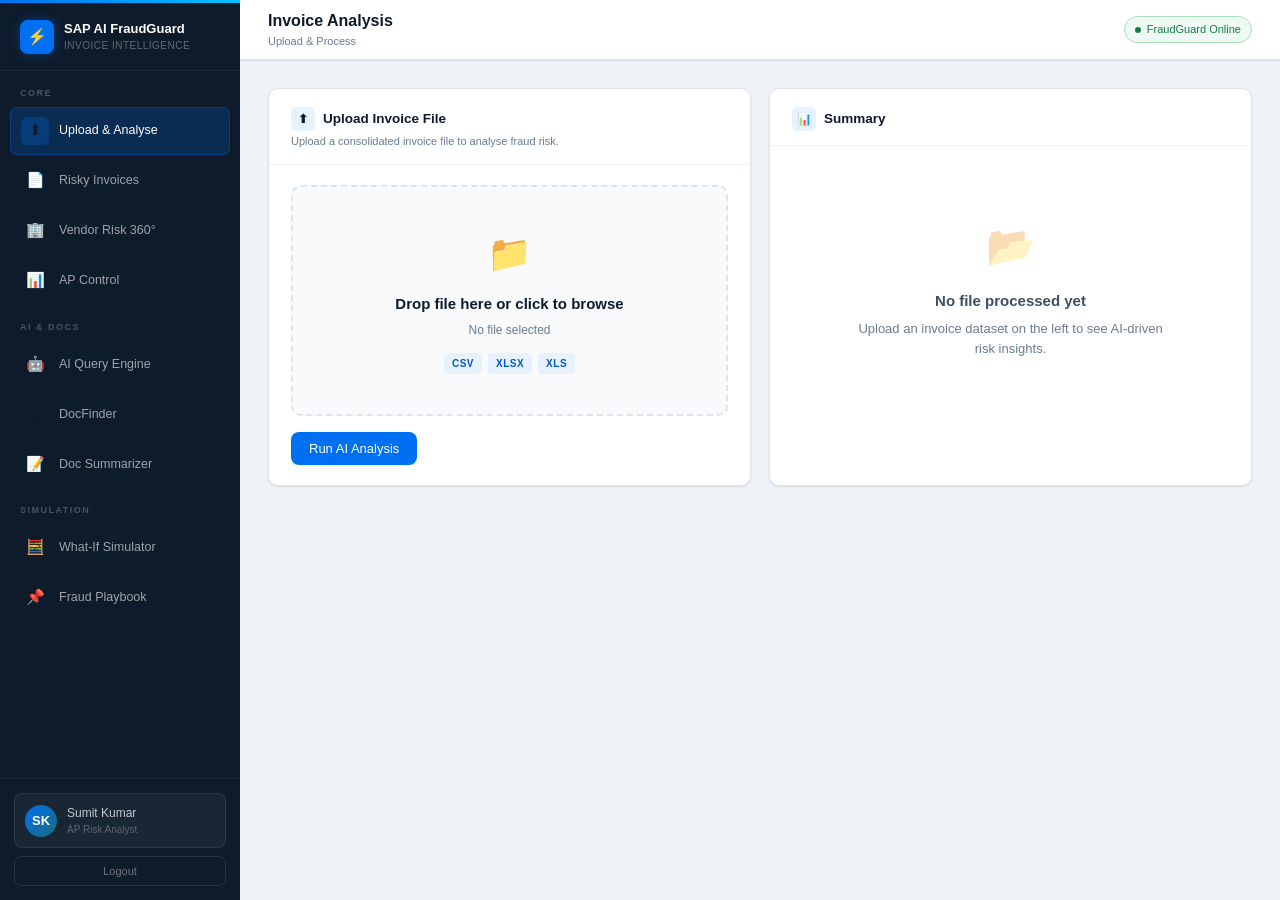
<file: templates/index.html>
<!DOCTYPE html>
<html lang="en">
<head>
  <meta charset="UTF-8" />
  <title>SAP AI FraudGuard</title>
  <meta name="viewport" content="width=device-width, initial-scale=1" />

  <!-- Main dashboard styles -->
  <link rel="stylesheet" href="/static/css/style.css" />

  <!-- Doc Summarizer scoped CSS (ds-*) -->
  <style>
  /* ── Root / layout ───────────────────────────────────────────────── */
  .ds-tab-root {
    padding: 28px 24px;
    background: transparent;
    color: inherit;
    font-family: inherit;
    box-sizing: border-box;
  }
  .ds-page-header {
    display: flex;
    align-items: flex-start;
    justify-content: space-between;
    gap: 16px;
    margin-bottom: 28px;
    flex-wrap: wrap;
  }
  .ds-page-title {
    margin: 0 0 4px;
    font-size: 22px;
    font-weight: 700;
    color: #e0eaf6;
    letter-spacing: -0.3px;
  }
  .ds-page-subtitle {
    margin: 0;
    font-size: 13px;
    color: #6b83a0;
    max-width: 520px;
    line-height: 1.6;
  }
  .ds-badge {
    display: inline-flex;
    align-items: center;
    gap: 6px;
    background: #0f2035;
    border: 1px solid #1e3a5c;
    border-radius: 20px;
    padding: 5px 14px;
    font-size: 11px;
    font-weight: 600;
    letter-spacing: 0.05em;
    color: #4a90d9;
    white-space: nowrap;
    margin-top: 4px;
  }

  .ds-layout {
    display: grid;
    grid-template-columns: 380px 1fr;
    gap: 22px;
    align-items: start;
  }
  @media (max-width: 900px) {
    .ds-layout { grid-template-columns: 1fr; }
  }

  /* ── Cards ───────────────────────────────────────────────────────── */
  .ds-card {
    background: #0f1e30;
    border: 1px solid #1c3048;
    border-radius: 12px;
    overflow: hidden;
  }
  .ds-card-header {
    display: flex;
    align-items: center;
    gap: 9px;
    padding: 14px 18px;
    border-bottom: 1px solid #1c3048;
    background: #0d1a29;
  }
  .ds-card-icon { font-size: 16px; }
  .ds-card-title {
    flex: 1;
    font-size: 13px;
    font-weight: 700;
    text-transform: uppercase;
    letter-spacing: 0.07em;
    color: #8aaccc;
  }

  /* ── Drop zone ───────────────────────────────────────────────────── */
  .ds-dropzone {
    margin: 18px;
    border: 2px dashed #1e3a5c;
    border-radius: 10px;
    transition: border-color 0.2s, background 0.2s;
    cursor: pointer;
  }
  .ds-dropzone:hover, .ds-dz-active {
    border-color: #3b7ff5;
    background: #0d1e32;
  }
  .ds-dz-inner {
    display: flex;
    flex-direction: column;
    align-items: center;
    gap: 6px;
    padding: 30px 16px 24px;
    text-align: center;
  }
  .ds-dz-icon { color: #2d5888; margin-bottom: 4px; }
  .ds-dz-primary { margin: 0; font-size: 14px; font-weight: 600; color: #b0c8e0; }
  .ds-dz-secondary { margin: 0; font-size: 12px; color: #4a6a88; }
  .ds-browse-btn {
    display: inline-block;
    padding: 8px 20px;
    background: #163356;
    border: 1px solid #2a5080;
    border-radius: 6px;
    color: #6ab0f5;
    font-size: 13px;
    font-weight: 600;
    cursor: pointer;
    transition: background 0.2s;
    margin: 4px 0;
  }
  .ds-browse-btn:hover { background: #1e4070; }
  .ds-dz-formats { margin: 0; font-size: 11px; color: #3a5570; letter-spacing: 0.04em; }

  /* ── Queue table ─────────────────────────────────────────────────── */
  #dsQueueSection { margin: 0 18px 16px; }
  .ds-queue-header {
    display: flex;
    align-items: center;
    justify-content: space-between;
    margin-bottom: 8px;
  }
  .ds-queue-title { font-size: 12px; font-weight: 700; color: #5a7a98; text-transform: uppercase; letter-spacing: 0.06em; }
  .ds-link-btn {
    background: none; border: none; cursor: pointer;
    font-size: 12px; color: #c0503a; text-decoration: underline; padding: 0;
  }
  .ds-queue-table {
    width: 100%;
    border-collapse: collapse;
    font-size: 13px;
  }
  .ds-queue-table th {
    background: #0b1928;
    color: #4a6a88;
    text-align: left;
    padding: 6px 10px;
    font-weight: 600;
    font-size: 11px;
    text-transform: uppercase;
    letter-spacing: 0.05em;
    border-bottom: 1px solid #1c3048;
  }
  .ds-queue-table td {
    padding: 8px 10px;
    color: #9ab8d0;
    border-bottom: 1px solid #111f2f;
    vertical-align: middle;
  }
  .ds-queue-table tr:last-child td { border-bottom: none; }
  .ds-ext-tag {
    display: inline-block;
    padding: 1px 7px;
    border-radius: 4px;
    background: #132840;
    border: 1px solid #1e3a5c;
    color: #4a90d9;
    font-size: 11px;
    font-weight: 700;
    letter-spacing: 0.04em;
    text-transform: uppercase;
  }
  .ds-rm-btn {
    background: none; border: none; cursor: pointer;
    color: #6b3030; font-size: 16px; font-weight: 700;
    padding: 0 4px; line-height: 1;
    transition: color 0.15s;
  }
  .ds-rm-btn:hover { color: #e05555; }

  /* ── Options ─────────────────────────────────────────────────────── */
  .ds-options-section { margin: 0 18px 18px; }
  .ds-option-row { display: flex; flex-direction: column; gap: 8px; }
  .ds-opt-label { font-size: 12px; font-weight: 600; color: #5a7a98; text-transform: uppercase; letter-spacing: 0.06em; }
  .ds-opt-hint { font-size: 11px; color: #385060; font-weight: 400; text-transform: none; letter-spacing: 0; }
  .ds-opt-control { display: flex; align-items: center; gap: 12px; }
  .ds-opt-control input[type=range] {
    flex: 1; accent-color: #3b7ff5;
    background: transparent; cursor: pointer;
  }
  .ds-opt-control input[type=number] {
    width: 56px; padding: 5px 8px;
    border: 1px solid #1c3048; border-radius: 6px;
    background: #0b1928; color: #c0d8f0;
    font-size: 13px; text-align: center;
  }

  /* ── Run button ──────────────────────────────────────────────────── */
  .ds-run-btn {
    display: block;
    width: calc(100% - 36px);
    margin: 0 18px 18px;
    padding: 12px;
    background: linear-gradient(135deg, #1a4fa0, #2a7ff0);
    border: none; border-radius: 8px;
    color: #fff; font-size: 14px; font-weight: 700;
    cursor: pointer; letter-spacing: 0.03em;
    transition: opacity 0.2s, box-shadow 0.2s;
    box-shadow: 0 3px 12px rgba(42,127,240,0.25);
  }
  .ds-run-btn:not(:disabled):hover {
    opacity: 0.9;
    box-shadow: 0 4px 18px rgba(42,127,240,0.4);
  }
  .ds-run-btn:disabled { opacity: 0.35; cursor: default; box-shadow: none; }

  /* ── Progress bar ────────────────────────────────────────────────── */
  .ds-progress-row { margin: 0 18px 18px; display: flex; flex-direction: column; gap: 7px; }
  .ds-prog-bar-wrap {
    height: 4px; border-radius: 2px; background: #0d1a29; overflow: hidden;
  }
  .ds-prog-bar {
    height: 100%; width: 0%; border-radius: 2px;
    background: linear-gradient(90deg, #1a5ca8, #3b9af5);
    animation: ds-progpulse 1.5s ease-in-out infinite;
  }
  @keyframes ds-progpulse {
    0%   { width: 15%; }
    50%  { width: 80%; }
    100% { width: 15%; }
  }
  .ds-prog-label { font-size: 12px; color: #4a6a88; }

  /* ── Results column ──────────────────────────────────────────────── */
  .ds-results-col { display: flex; flex-direction: column; gap: 18px; }

  /* Empty state */
  .ds-empty-state {
    display: flex; flex-direction: column; align-items: center;
    justify-content: center; gap: 8px;
    background: #0f1e30; border: 1px dashed #1c3048; border-radius: 12px;
    padding: 60px 30px; text-align: center;
  }
  .ds-empty-icon { font-size: 40px; opacity: 0.4; }
  .ds-empty-title { margin: 0; font-size: 16px; font-weight: 600; color: #3a5570; }
  .ds-empty-sub   { margin: 0; font-size: 13px; color: #2d4458; }

  /* Error banner */
  .ds-error-banner {
    display: flex; align-items: flex-start; gap: 10px;
    background: #1a0d0d; border: 1px solid #4a1515; border-radius: 8px;
    padding: 13px 16px; color: #c06060; font-size: 13px;
  }
  .ds-err-icon { font-size: 16px; flex-shrink: 0; margin-top: 1px; }

  /* Metrics row */
  .ds-metrics-row {
    display: grid;
    grid-template-columns: repeat(4, 1fr);
    gap: 12px;
  }
  @media (max-width: 700px) { .ds-metrics-row { grid-template-columns: repeat(2, 1fr); } }
  .ds-metric-card {
    background: #0f1e30; border: 1px solid #1c3048; border-radius: 10px;
    padding: 14px 16px;
  }
  .ds-metric-label { font-size: 11px; font-weight: 700; text-transform: uppercase;
    letter-spacing: 0.07em; color: #4a6a88; margin-bottom: 6px; }
  .ds-metric-value { font-size: 22px; font-weight: 700; color: #5aa8f0; line-height: 1; }
  .ds-metric-sub   { font-size: 11px; color: #3a5570; margin-top: 3px; }

  /* Result cards */
  .ds-result-card { /* inherits .ds-card */ }

  /* Per-doc */
  .ds-perdoc-table {
    width: 100%; border-collapse: collapse; font-size: 13px;
  }
  .ds-perdoc-table th {
    background: #0b1928; color: #4a6a88; text-align: left;
    padding: 8px 14px; font-size: 11px; font-weight: 700;
    text-transform: uppercase; letter-spacing: 0.05em;
    border-bottom: 1px solid #1c3048;
  }
  .ds-perdoc-table td {
    padding: 10px 14px; color: #8aaccc; border-bottom: 1px solid #0d1a29;
    vertical-align: top;
  }
  .ds-perdoc-table tr:last-child td { border-bottom: none; }
  .ds-perdoc-pts { margin: 4px 0 0; padding-left: 16px; color: #6a8aaa; font-size: 12px; line-height: 1.6; }

  /* Summary prose */
  .ds-summary-prose {
    padding: 18px;
    font-size: 14px;
    line-height: 1.85;
    color: #c0d8f0;
    white-space: pre-wrap;
    border-top: none;
  }

  /* Key list */
  .ds-key-list {
    list-style: none;
    margin: 0;
    padding: 0;
  }
  .ds-key-list li {
    display: flex;
    gap: 12px;
    padding: 12px 18px;
    border-bottom: 1px solid #0d1a29;
    font-size: 13px;
    color: #9ab8d0;
    line-height: 1.6;
    align-items: flex-start;
    transition: background 0.15s;
  }
  .ds-key-list li:last-child { border-bottom: none; }
  .ds-key-list li:hover { background: #0d1a29; }
  .ds-key-num {
    flex-shrink: 0; width: 22px; height: 22px;
    background: #132840; border: 1px solid #1e3a5c;
    border-radius: 50%; font-size: 11px; font-weight: 700;
    color: #4a90d9; display: flex; align-items: center; justify-content: center;
    margin-top: 1px;
  }

  /* Copy btn */
  .ds-copy-btn {
    margin-left: auto;
    background: #0d1a29; border: 1px solid #1e3a5c;
    border-radius: 5px; padding: 4px 12px;
    font-size: 12px; color: #4a90d9; cursor: pointer;
    transition: background 0.2s;
  }
  .ds-copy-btn:hover { background: #132840; }

  /* Point count tag */
  .ds-point-count {
    margin-left: auto;
    background: #132840; border: 1px solid #1e3a5c;
    border-radius: 20px; padding: 2px 10px;
    font-size: 11px; color: #4a90d9; font-weight: 700;
  }
  </style>
</head>
<body>

  <!-- Toasts -->
  <div id="toast-container" class="toast-container"></div>

  <!-- Global loading overlay -->
  <div id="loading-overlay" class="loading-overlay">
    <div class="loading-card">
      <div class="loading-spinner-lg"></div>
      <div class="loading-title">Processing…</div>
      <div class="loading-sub"></div>
    </div>
  </div>

  <div class="app-shell">
    <!-- Sidebar -->
    <aside class="sidebar">
      <div class="sidebar-logo">
        <div class="logo-badge">
          <div class="logo-icon">⚡</div>
          <div class="logo-text">
            <div class="logo-name">SAP AI FraudGuard</div>
            <div class="logo-sub">Invoice Intelligence</div>
          </div>
        </div>
      </div>

      <nav class="sidebar-nav">
        <div class="nav-section-label">Core</div>
        <div class="nav-item active" data-section="upload">
          <div class="nav-item-icon">⬆</div>
          <div class="nav-item-text">Upload &amp; Analyse</div>
        </div>
        <div class="nav-item" data-section="invoices">
          <div class="nav-item-icon">📄</div>
          <div class="nav-item-text">Risky Invoices</div>
        </div>
        <div class="nav-item" data-section="vendor">
          <div class="nav-item-icon">🏢</div>
          <div class="nav-item-text">Vendor Risk 360°</div>
        </div>
        <div class="nav-item" data-section="ap">
          <div class="nav-item-icon">📊</div>
          <div class="nav-item-text">AP Control</div>
        </div>

        <div class="nav-section-label">AI & Docs</div>
        <div class="nav-item" data-section="rag">
          <div class="nav-item-icon">🤖</div>
          <div class="nav-item-text">AI Query Engine</div>
        </div>
        <div class="nav-item" data-section="docfinder">
          <div class="nav-item-icon">🗂</div>
          <div class="nav-item-text">DocFinder</div>
        </div>
        <div class="nav-item" data-section="docsummarizer">
          <div class="nav-item-icon">📝</div>
          <div class="nav-item-text">Doc Summarizer</div>
        </div>

        <div class="nav-section-label">Simulation</div>
        <div class="nav-item" data-section="simulator">
          <div class="nav-item-icon">🧮</div>
          <div class="nav-item-text">What‑If Simulator</div>
        </div>
        <div class="nav-item" data-section="playbook">
          <div class="nav-item-icon">📌</div>
          <div class="nav-item-text">Fraud Playbook</div>
        </div>
      </nav>

      <div class="sidebar-footer">
        <div class="user-card">
          <div class="user-avatar">SK</div>
          <div>
            <div class="user-name">Sumit Kumar</div>
            <div class="user-role">AP Risk Analyst</div>
          </div>
        </div>
        <button class="logout-btn" onclick="logout()">Logout</button>
      </div>
    </aside>

    <!-- Main content -->
    <main class="main-content">
      <header class="topbar">
        <div class="topbar-left">
          <div id="topbar-title" class="topbar-title">Invoice Analysis</div>
          <div id="topbar-breadcrumb" class="topbar-breadcrumb">Upload &amp; Process</div>
        </div>
        <div class="topbar-right">
          <div class="status-pill">
            <span class="status-pill-dot"></span>
            <span>FraudGuard Online</span>
          </div>
        </div>
      </header>

      <div class="page-body">
        <!-- Upload & Process -->
        <section class="page-section active" id="section-upload">
          <div class="grid-2">
            <div class="card">
              <div class="card-header">
                <div>
                  <div class="card-title">
                    <div class="card-title-icon">⬆</div>
                    Upload Invoice File
                  </div>
                  <div class="card-subtitle">Upload a consolidated invoice file to analyse fraud risk.</div>
                </div>
              </div>
              <div class="card-body">
                <div id="upload-zone" class="upload-zone">
                  <input type="file" id="file-input" />
                  <div class="upload-icon">📁</div>
                  <div class="upload-title">Drop file here or click to browse</div>
                  <div class="upload-sub">
                    <span id="upload-file-label">No file selected</span>
                  </div>
                  <div class="upload-formats">
                    <span class="upload-format-badge">CSV</span>
                    <span class="upload-format-badge">XLSX</span>
                    <span class="upload-format-badge">XLS</span>
                  </div>
                </div>
                <div class="mt-16">
                  <button class="btn btn-primary" onclick="processInvoices()">Run AI Analysis</button>
                </div>
              </div>
            </div>

            <div class="card">
              <div class="card-header">
                <div class="card-title">
                  <div class="card-title-icon">📊</div>
                  Summary
                </div>
              </div>
              <div class="card-body" id="upload-results">
                <div class="empty-state">
                  <div class="empty-state-icon">📂</div>
                  <div class="empty-state-title">No file processed yet</div>
                  <div class="empty-state-sub">
                    Upload an invoice dataset on the left to see AI‑driven risk insights.
                  </div>
                </div>
              </div>
            </div>
          </div>
        </section>

        <!-- Risky Invoices -->
        <section class="page-section" id="section-invoices">
          <div class="card">
            <div class="card-header">
              <div class="card-title">
                <div class="card-title-icon">📄</div>
                Risky Invoices
              </div>
            </div>
            <div class="card-body">
              <div class="data-table-wrap">
                <table class="data-table">
                  <thead>
                  <tr>
                    <th>Invoice ID</th>
                    <th>Vendor</th>
                    <th>Invoice Number</th>
                    <th>Date</th>
                    <th>Amount</th>
                    <th>Risk</th>
                    <th>Score</th>
                    <th>Reason</th>
                  </tr>
                  </thead>
                  <tbody id="risky-invoices-body">
                  <tr>
                    <td colspan="8" style="text-align:center;padding:32px;color:var(--ink-light)">
                      No data loaded. Run analysis in "Upload & Analyse".
                    </td>
                  </tr>
                  </tbody>
                </table>
              </div>
            </div>
          </div>
        </section>

        <!-- Vendor Risk -->
        <section class="page-section" id="section-vendor">
          <div class="card">
            <div class="card-header">
              <div class="card-title">
                <div class="card-title-icon">🏢</div>
                Vendor Risk 360°
              </div>
            </div>
            <div class="card-body">
              <div class="data-table-wrap">
                <table class="data-table">
                  <thead>
                  <tr>
                    <th>Vendor</th>
                    <th>Total Invoices</th>
                    <th>Total Amount</th>
                    <th>Risky Invoices</th>
                    <th>High Risk</th>
                    <th>Risk %</th>
                    <th>Avg Score</th>
                    <th>Tier</th>
                  </tr>
                  </thead>
                  <tbody id="vendor-table-body">
                  <tr>
                    <td colspan="8" style="text-align:center;padding:32px;color:var(--ink-light)">
                      Vendor data will appear after invoice analysis.
                    </td>
                  </tr>
                  </tbody>
                </table>
              </div>
            </div>
          </div>
        </section>

        <!-- AP Control -->
        <section class="page-section" id="section-ap">
          <div class="kpi-row" id="ap-kpis"></div>

          <div class="grid-2 mt-20">
            <div class="card">
              <div class="card-header">
                <div class="card-title">
                  <div class="card-title-icon">🍩</div>
                  Risk Distribution
                </div>
              </div>
              <div class="card-body" id="ap-distribution">
                <div class="empty-state">
                  <div class="empty-state-icon">📊</div>
                  <div class="empty-state-title">No data</div>
                  <div class="empty-state-sub">Run invoice analysis first.</div>
                </div>
              </div>
            </div>

            <div class="card">
              <div class="card-header">
                <div class="card-title">
                  <div class="card-title-icon">📈</div>
                  Monthly Trend
                </div>
              </div>
              <div class="card-body">
                <div class="data-table-wrap">
                  <table class="data-table">
                    <thead>
                    <tr>
                      <th>Month</th>
                      <th>Invoices</th>
                      <th>Total Amount</th>
                      <th>Risky</th>
                      <th>High Risk</th>
                    </tr>
                    </thead>
                    <tbody id="ap-trend-body"></tbody>
                  </table>
                </div>
              </div>
            </div>
          </div>

          <div class="card mt-20">
            <div class="card-header">
              <div class="card-title">
                <div class="card-title-icon">🏦</div>
                Top Risky Vendors
              </div>
            </div>
            <div class="card-body" id="ap-top-vendors"></div>
          </div>

          <!-- ── AP Plotly Charts Section ─────────────────────────────── -->
          <div id="ap-charts-container" style="margin-top: 24px;">

            <!-- Header row -->
            <div style="display:flex; align-items:center; justify-content:space-between;
                        margin-bottom:20px; flex-wrap:wrap; gap:10px;">
              <div>
                <h3 style="margin:0; font-size:18px; font-weight:600; color:#1e293b;">
                  📊 AP Control Analytics
                </h3>
                <p style="margin:4px 0 0; font-size:13px; color:#64748b;">
                  Interactive charts powered by Plotly — click, zoom &amp; hover for details
                </p>
              </div>
              <button
                onclick="loadAPControlCharts()"
                style="display:flex; align-items:center; gap:6px; padding:8px 16px;
                       background:#6366f1; color:#fff; border:none; border-radius:8px;
                       font-size:13px; font-weight:500; cursor:pointer;
                       box-shadow:0 1px 3px rgba(99,102,241,0.4);"
                onmouseover="this.style.background='#4f46e5'"
                onmouseout="this.style.background='#6366f1'">
                <svg width="14" height="14" viewBox="0 0 24 24" fill="none"
                     stroke="currentColor" stroke-width="2.5">
                  <path d="M3 12a9 9 0 0 1 9-9 9.75 9.75 0 0 1 6.74 2.74L21 8"/>
                  <path d="M21 3v5h-5"/><path d="M21 12a9 9 0 0 1-9 9 9.75 9.75 0 0 1-6.74-2.74L3 16"/>
                  <path d="M8 16H3v5"/>
                </svg>
                Refresh Charts
              </button>
            </div>

            <!-- ROW 1: Monthly Trend + Risk Donut -->
            <div style="display:grid; grid-template-columns:1fr 1fr; gap:16px; margin-bottom:16px;">
              <div style="background:#fff; border:1px solid #e2e8f0; border-radius:12px; padding:16px 12px; box-shadow:0 1px 4px rgba(0,0,0,0.05);">
                <div id="chart-monthly-trend" style="height:280px;"></div>
              </div>
              <div style="background:#fff; border:1px solid #e2e8f0; border-radius:12px; padding:16px 12px; box-shadow:0 1px 4px rgba(0,0,0,0.05);">
                <div id="chart-risk-donut" style="height:280px;"></div>
              </div>
            </div>

            <!-- ROW 2: Monthly Amount Stack + Risk Score Histogram -->
            <div style="display:grid; grid-template-columns:1fr 1fr; gap:16px; margin-bottom:16px;">
              <div style="background:#fff; border:1px solid #e2e8f0; border-radius:12px; padding:16px 12px; box-shadow:0 1px 4px rgba(0,0,0,0.05);">
                <div id="chart-monthly-amount" style="height:280px;"></div>
              </div>
              <div style="background:#fff; border:1px solid #e2e8f0; border-radius:12px; padding:16px 12px; box-shadow:0 1px 4px rgba(0,0,0,0.05);">
                <div id="chart-risk-histogram" style="height:280px;"></div>
              </div>
            </div>

            <!-- ROW 3: Top Vendors (full width) -->
            <div style="background:#fff; border:1px solid #e2e8f0; border-radius:12px; padding:16px 12px; box-shadow:0 1px 4px rgba(0,0,0,0.05); margin-bottom:16px;">
              <div id="chart-top-vendors" style="height:320px;"></div>
            </div>

            <!-- ROW 4: Invoice Type + Cost Center -->
            <div style="display:grid; grid-template-columns:1fr 1fr; gap:16px; margin-bottom:16px;">
              <div style="background:#fff; border:1px solid #e2e8f0; border-radius:12px; padding:16px 12px; box-shadow:0 1px 4px rgba(0,0,0,0.05);">
                <div id="chart-invoice-type" style="height:280px;"></div>
              </div>
              <div style="background:#fff; border:1px solid #e2e8f0; border-radius:12px; padding:16px 12px; box-shadow:0 1px 4px rgba(0,0,0,0.05);">
                <div id="chart-cost-center" style="height:280px;"></div>
              </div>
            </div>

            <!-- ROW 5: Vendor State (full width) -->
            <div style="background:#fff; border:1px solid #e2e8f0; border-radius:12px; padding:16px 12px; box-shadow:0 1px 4px rgba(0,0,0,0.05); margin-bottom:16px;">
              <div id="chart-vendor-state" style="height:300px;"></div>
            </div>

          </div>
          <!-- ── End AP Charts Section ───────────────────────────────── -->
        </section>

        <!-- RAG AI Query -->
        <section class="page-section" id="section-rag">
          <div class="card">
            <div class="card-header">
              <div class="card-title">
                <div class="card-title-icon">🤖</div>
                AI Query Engine
              </div>
            </div>
            <div class="card-body">
              <div class="chat-container">
                <div id="rag-chat" class="chat-messages"></div>
                <div class="chat-input-row">
                  <textarea id="rag-question" class="chat-input"
                            placeholder="Ask a question about invoices..."
                            onkeydown="handleRagKeydown(event)"></textarea>
                  <button class="chat-send-btn" onclick="sendRagQuery()">Send</button>
                </div>
              </div>
            </div>
          </div>
        </section>

        <!-- DocFinder -->
        <section class="page-section" id="section-docfinder">
          <div class="grid-2">
            <div class="card">
              <div class="card-header">
                <div class="card-title">
                  <div class="card-title-icon">🗂</div>
                  Upload Knowledge Docs
                </div>
              </div>
              <div class="card-body">
                <input type="file" id="doc-file-input" multiple />
                <div class="mt-12">
                  <button class="btn btn-primary" onclick="uploadDocs()">Index Documents</button>
                </div>
                <div class="mt-16" id="doc-indexed-files"></div>
              </div>
            </div>

            <div class="card">
              <div class="card-header">
                <div class="card-title">
                  <div class="card-title-icon">🔎</div>
                  Ask your documents
                </div>
              </div>
              <div class="card-body">
                <div class="chat-container">
                  <div id="doc-chat" class="chat-messages"></div>
                  <div class="chat-input-row">
                    <textarea id="doc-question" class="chat-input"
                              placeholder="Ask a question over indexed documents..."
                              onkeydown="handleDocKeydown(event)"></textarea>
                    <button class="chat-send-btn" onclick="sendDocQuery()">Send</button>
                  </div>
                </div>
              </div>
            </div>
          </div>
        </section>

        <!-- Doc Summarizer -->
        <section class="page-section" id="section-docsummarizer">
          <div id="tab-docsummarizer" class="ds-tab-root">
            <!-- Page header -->
            <div class="ds-page-header">
              <div class="ds-page-header-left">
                <h2 class="ds-page-title">Document Summarizer</h2>
                <p class="ds-page-subtitle">
                  Upload one or more documents and receive a precise, algorithmic summary —
                  no AI models, fully rule-based extraction.
                </p>
              </div>
              <div class="ds-page-header-right">
                <div class="ds-badge">Rule-Based · Extractive · Offline</div>
              </div>
            </div>

            <!-- Layout -->
            <div class="ds-layout">
              <!-- LEFT Upload -->
              <div class="ds-card ds-upload-card">
                <div class="ds-card-header">
                  <span class="ds-card-icon">⬆</span>
                  <span class="ds-card-title">Upload Documents</span>
                </div>

                <div class="ds-dropzone" id="dsDropZone"
                     ondragover="event.preventDefault(); this.classList.add('ds-dz-active')"
                     ondragleave="this.classList.remove('ds-dz-active')"
                     ondrop="dsHandleDrop(event)">
                  <div class="ds-dz-inner">
                    <div class="ds-dz-icon">
                      <svg xmlns="http://www.w3.org/2000/svg" width="32" height="32"
                           viewBox="0 0 24 24" fill="none" stroke="currentColor"
                           stroke-width="1.5" stroke-linecap="round" stroke-linejoin="round">
                        <polyline points="16 16 12 12 8 16"></polyline>
                        <line x1="12" y1="12" x2="12" y2="21"></line>
                        <path d="M20.39 18.39A5 5 0 0 0 18 9h-1.26A8 8 0 1 0 3 16.3"></path>
                      </svg>
                    </div>
                    <p class="ds-dz-primary">Drag &amp; drop files here</p>
                    <p class="ds-dz-secondary">or</p>
                    <label class="ds-browse-btn">
                      Browse Files
                      <input type="file" id="dsFileInput" multiple
                             accept=".pdf,.docx,.pptx,.txt,.md,.csv,.xlsx,.xls"
                             style="display:none" onchange="dsHandleFileInput(this)">
                    </label>
                    <p class="ds-dz-formats">
                      PDF · DOCX · PPTX · TXT · CSV · XLSX
                    </p>
                  </div>
                </div>

                <!-- Queue -->
                <div id="dsQueueSection" style="display:none;">
                  <div class="ds-queue-header">
                    <span class="ds-queue-title">Queued Files</span>
                    <button class="ds-link-btn" onclick="dsClearFiles()">Clear all</button>
                  </div>
                  <table class="ds-queue-table">
                    <thead>
                    <tr>
                      <th>File name</th>
                      <th>Type</th>
                      <th style="width:36px"></th>
                    </tr>
                    </thead>
                    <tbody id="dsQueueBody"></tbody>
                  </table>
                </div>

                <!-- Options -->
                <div class="ds-options-section">
                  <div class="ds-option-row">
                    <label class="ds-opt-label" for="dsNumPoints">
                      Summary depth
                      <span class="ds-opt-hint">(key sentences to extract, 3–20)</span>
                    </label>
                    <div class="ds-opt-control">
                      <input type="range" id="dsNumPointsSlider" min="3" max="20" value="10"
                             oninput="document.getElementById('dsNumPoints').value=this.value">
                      <input type="number" id="dsNumPoints" value="10" min="3" max="20"
                             oninput="document.getElementById('dsNumPointsSlider').value=this.value">
                    </div>
                  </div>
                </div>

                <!-- Run -->
                <button class="ds-run-btn" id="dsSumBtn" onclick="dsRunSummary()" disabled>
                  <svg xmlns="http://www.w3.org/2000/svg" width="16" height="16"
                       viewBox="0 0 24 24" fill="none" stroke="currentColor"
                       stroke-width="2" stroke-linecap="round" stroke-linejoin="round"
                       style="vertical-align:-2px">
                    <polygon points="5 3 19 12 5 21 5 3"></polygon>
                  </svg>
                  &nbsp;Generate Summary
                </button>

                <!-- Progress -->
                <div class="ds-progress-row" id="dsProgress" style="display:none;">
                  <div class="ds-prog-bar-wrap">
                    <div class="ds-prog-bar" id="dsProgBar"></div>
                  </div>
                  <span class="ds-prog-label" id="dsProgLabel">Analysing documents…</span>
                </div>
              </div>

              <!-- RIGHT Results -->
              <div class="ds-results-col" id="dsResultsCol">
                <!-- Empty state -->
                <div class="ds-empty-state" id="dsEmptyState">
                  <div class="ds-empty-icon">📑</div>
                  <p class="ds-empty-title">No summary yet</p>
                  <p class="ds-empty-sub">
                    Upload documents on the left and click <strong>Generate Summary</strong>.
                  </p>
                </div>

                <!-- Error -->
                <div class="ds-error-banner" id="dsErrorBanner" style="display:none;">
                  <span class="ds-err-icon">⚠</span>
                  <span id="dsErrorMsg"></span>
                </div>

                <!-- Result block -->
                <div id="dsResultBlock" style="display:none;">
                  <!-- Metrics -->
                  <div class="ds-metrics-row" id="dsMetricsRow"></div>

                  <!-- Per-doc -->
                  <div class="ds-card ds-result-card" id="dsPerDocCard" style="display:none;">
                    <div class="ds-card-header">
                      <span class="ds-card-icon">📂</span>
                      <span class="ds-card-title">Per-Document Highlights</span>
                    </div>
                    <div id="dsPerDocBody"></div>
                  </div>

                  <!-- Combined summary -->
                  <div class="ds-card ds-result-card">
                    <div class="ds-card-header">
                      <span class="ds-card-icon">📝</span>
                      <span class="ds-card-title">Combined Summary</span>
                      <button class="ds-copy-btn" onclick="dsCopySummary()" id="dsCopyBtn">
                        📋 Copy
                      </button>
                    </div>
                    <div class="ds-summary-prose" id="dsSummaryProse"></div>
                  </div>

                  <!-- Key points -->
                  <div class="ds-card ds-result-card">
                    <div class="ds-card-header">
                      <span class="ds-card-icon">🔑</span>
                      <span class="ds-card-title">Key Extracted Points</span>
                      <span class="ds-point-count" id="dsPointCount"></span>
                    </div>
                    <ol class="ds-key-list" id="dsKeyList"></ol>
                  </div>
                </div>
              </div>
            </div>
          </div>
        </section>

        <!-- Simulator -->
        <section class="page-section" id="section-simulator">
          <div class="card">
            <div class="card-header">
              <div class="card-title">
                <div class="card-title-icon">🧮</div>
                What‑If Simulator
              </div>
            </div>
            <div class="card-body">
              <div class="form-row thirds">
                <div class="form-field">
                  <label class="form-label" for="sim-dual-amount">Dual approval above</label>
                  <input id="sim-dual-amount" class="form-input" type="number" placeholder="50000" />
                </div>
                <div class="form-field">
                  <label class="form-label" for="sim-vendor-days">Block new vendor ≤ days</label>
                  <input id="sim-vendor-days" class="form-input" type="number" placeholder="30" />
                </div>
                <div class="form-field">
                  <label class="form-label" for="sim-no-po-amount">Block No‑PO above</label>
                  <input id="sim-no-po-amount" class="form-input" type="number" placeholder="25000" />
                </div>
              </div>
              <button class="btn btn-primary" onclick="runSimulator()">Run Simulation</button>
              <div id="sim-result" class="mt-20"></div>
            </div>
          </div>
        </section>

        <!-- Playbook -->
        <section class="page-section" id="section-playbook">
          <div class="card">
            <div class="card-header">
              <div class="card-title">
                <div class="card-title-icon">📌</div>
                Fraud Playbook
              </div>
            </div>
            <div class="card-body" id="playbook-content">
              <div class="empty-state">
                <div class="empty-state-icon">📘</div>
                <div class="empty-state-title">No recommendations loaded</div>
                <div class="empty-state-sub">
                  Run invoice analysis first to generate a tailored fraud playbook.
                </div>
              </div>
            </div>
          </div>
        </section>
      </div>
    </main>
  </div>

  <!-- Invoice modal -->
  <div class="modal-backdrop" id="invoice-modal">
    <div class="modal">
      <div class="modal-header">
        <div class="modal-title">Invoice Details</div>
        <button class="modal-close" onclick="closeInvoiceModal()">×</button>
      </div>
      <div class="modal-body" id="invoice-modal-body"></div>
    </div>
  </div>

  <!-- Main dashboard JS -->
  <script src="/static/js/main.js"></script>

  <!-- Plotly for AP Control Charts -->
  <script src="https://cdn.plot.ly/plotly-2.32.0.min.js"></script>
  <!-- AP Control Plotly Charts -->
  <script src="/static/js/ap_control_charts.js"></script>

  <!-- Doc Summarizer JS -->
  <script>
  (function () {
    'use strict';

    /* ---------- tab activation (unused in sidebar layout, safe to keep) ---------- */
    window.dsActivateTab = function (e) {
      if (e) e.preventDefault();
      document.querySelectorAll('.tab-panel').forEach(p => p.style.display = 'none');
      document.querySelectorAll('.tab-link').forEach(l => l.classList.remove('active'));
      const panel = document.getElementById('tab-docsummarizer');
      if (panel) panel.style.display = 'block';
      const btn = document.getElementById('tab-btn-docsummarizer');
      if (btn) btn.classList.add('active');
    };

    /* ---------- state ---------- */
    const _files = new Map();  // filename → File

    /* ---------- helpers ---------- */
    function _esc(s) {
      return String(s || '')
        .replace(/&/g,'&amp;').replace(/</g,'&lt;')
        .replace(/>/g,'&gt;').replace(/"/g,'&quot;');
    }
    function _num(n) { return Number(n || 0).toLocaleString(); }

    function _syncBtn() {
      const btn = document.getElementById('dsSumBtn');
      if (btn) btn.disabled = (_files.size === 0);
    }
    function _showProgress() {
      const p = document.getElementById('dsProgress');
      const btn = document.getElementById('dsSumBtn');
      if (p) p.style.display = 'flex';
      if (btn) btn.disabled = true;
    }
    function _hideProgress() {
      const p = document.getElementById('dsProgress');
      if (p) p.style.display = 'none';
      _syncBtn();
    }
    function _showError(msg) {
      const b = document.getElementById('dsErrorBanner');
      const span = document.getElementById('dsErrorMsg');
      if (!b || !span) return;
      span.textContent = msg;
      b.style.display = 'flex';
    }
    function _resetResults() {
      const block = document.getElementById('dsResultBlock');
      const err = document.getElementById('dsErrorBanner');
      const empty = document.getElementById('dsEmptyState');
      if (block) block.style.display = 'none';
      if (err) err.style.display = 'none';
      if (empty) empty.style.display = 'flex';
    }

    /* ---------- file input ---------- */
    function _addFiles(list) {
      Array.from(list || []).forEach(f => {
        if (!_files.has(f.name)) _files.set(f.name, f);
      });
      _renderQueue();
      _syncBtn();
      _resetResults();
    }

    function _renderQueue() {
      const tbody = document.getElementById('dsQueueBody');
      const section = document.getElementById('dsQueueSection');
      if (!tbody || !section) return;
      tbody.innerHTML = '';
      if (_files.size === 0) {
        section.style.display = 'none';
        return;
      }
      section.style.display = 'block';
      _files.forEach((file, name) => {
        const ext = name.includes('.') ? name.split('.').pop().toUpperCase() : '?';
        const tr = document.createElement('tr');
        tr.innerHTML =
          '<td style="max-width:180px;overflow:hidden;text-overflow:ellipsis;white-space:nowrap" title="' + _esc(name) + '">' +
            _esc(name) +
          '</td>' +
          '<td><span class="ds-ext-tag">' + _esc(ext) + '</span></td>' +
          '<td><button class="ds-rm-btn" onclick="dsRemoveFile(\'' + _esc(name) + '\')">✕</button></td>';
        tbody.appendChild(tr);
      });
    }

    window.dsHandleFileInput = function (input) {
      if (!input || !input.files) return;
      _addFiles(input.files);
      input.value = '';
    };

    window.dsHandleDrop = function (e) {
      e.preventDefault();
      const dz = document.getElementById('dsDropZone');
      if (dz) dz.classList.remove('ds-dz-active');
      if (!e.dataTransfer || !e.dataTransfer.files) return;
      _addFiles(e.dataTransfer.files);
    };

    window.dsRemoveFile = function (name) {
      _files.delete(name);
      _renderQueue();
      _syncBtn();
    };

    window.dsClearFiles = function () {
      _files.clear();
      _renderQueue();
      _syncBtn();
      _resetResults();
    };

    /* ---------- run summary ---------- */
    window.dsRunSummary = async function () {
      if (_files.size === 0) return;
      _resetResults();
      _showProgress();

      const fd = new FormData();
      _files.forEach(f => fd.append('files', f));
      const npRaw = parseInt(document.getElementById('dsNumPoints').value, 10) || 10;
      const np = Math.max(3, Math.min(npRaw, 20));
      fd.append('num_points', String(np));

      try {
        const resp = await fetch('/api/summarize_docs', {
          method: 'POST',
          body: fd
        });
        const data = await resp.json();
        if (!resp.ok) {
          _showError(data.error || 'Server returned an error.');
          return;
        }
        _render(data);
      } catch (err) {
        _showError('Network error: ' + (err && err.message ? err.message : 'Unknown error'));
      } finally {
        _hideProgress();
      }
    };

    function _render(data) {
      const s = data.stats || {};

      // metrics
      const row = document.getElementById('dsMetricsRow');
      if (row) {
        row.innerHTML = [
          { label: 'Documents',          value: s.total_documents || 0,                 sub: 'uploaded' },
          { label: 'Words Analysed',     value: _num(s.total_words),                    sub: 'across all files' },
          { label: 'Sentences Scanned',  value: _num(s.total_sentences_analysed || 0),  sub: 'total corpus' },
          { label: 'Key Points',         value: s.sentences_in_summary || 0,            sub: 'extracted' }
        ].map(m =>
          '<div class="ds-metric-card">' +
            '<div class="ds-metric-label">' + _esc(m.label) + '</div>' +
            '<div class="ds-metric-value">' + _esc(m.value) + '</div>' +
            '<div class="ds-metric-sub">' + _esc(m.sub) + '</div>' +
          '</div>'
        ).join('');
      }

      // per-document
      const perDoc = data.per_doc || [];
      const pdCard = document.getElementById('dsPerDocCard');
      const pdBody = document.getElementById('dsPerDocBody');
      if (pdCard && pdBody) {
        if (perDoc.length > 1) {
          let rows = '';
          perDoc.forEach(doc => {
            const pts = (doc.key_points || []).map(p => '<li>' + _esc(p) + '</li>').join('');
            rows +=
              '<tr>' +
                '<td><strong style="color:#b0c8e0">' + _esc(doc.filename) + '</strong>' +
                '<br><span style="color:#3a5570;font-size:11px">' + _num(doc.word_count) + ' words</span></td>' +
                '<td>' +
                  (pts ? '<ul class="ds-perdoc-pts">' + pts + '</ul>'
                       : '<span style="color:#3a5570">No text extracted</span>') +
                '</td>' +
              '</tr>';
          });
          pdBody.innerHTML =
            '<table class="ds-perdoc-table">' +
              '<thead><tr><th>Document</th><th>Key highlights</th></tr></thead>' +
              '<tbody>' + rows + '</tbody>' +
            '</table>';
          pdCard.style.display = 'block';
        } else {
          pdCard.style.display = 'none';
        }
      }

      // combined summary
      const prose = document.getElementById('dsSummaryProse');
      if (prose) prose.textContent = data.summary || '';

      // key list
      const ol = document.getElementById('dsKeyList');
      if (ol) {
        ol.innerHTML = '';
        (data.bullet_points || []).forEach((pt, i) => {
          const li = document.createElement('li');
          li.innerHTML = '<span class="ds-key-num">' + (i + 1) + '</span><span>' + _esc(pt) + '</span>';
          ol.appendChild(li);
        });
      }
      const pc = document.getElementById('dsPointCount');
      if (pc) {
        pc.textContent = (data.bullet_points || []).length + ' points';
      }

      // errors / rejected
      const errs =
        (data.errors || []).map(e => (e.filename || 'File') + ': ' + (e.error || 'error'))
        .concat((data.rejected_files || []).map(f => (typeof f === 'string' ? f : (f && f.filename) || 'Unknown file') + ' — unsupported format'));
      if (errs.length) _showError(errs.join(' · '));

      // show results
      const empty = document.getElementById('dsEmptyState');
      const block = document.getElementById('dsResultBlock');
      if (empty) empty.style.display = 'none';
      if (block) block.style.display = 'block';
    }

    /* ---------- copy summary ---------- */
    window.dsCopySummary = function () {
      const proseEl = document.getElementById('dsSummaryProse');
      const listItems = document.querySelectorAll('#dsKeyList li span:last-child');
      if (!proseEl) return;

      const prose = proseEl.textContent || '';
      const bullets = Array.from(listItems).map((s, i) => (i + 1) + '. ' + (s.textContent || ''));
      const text = prose + (bullets.length ? '\n\nKey Points:\n' + bullets.join('\n') : '');

      navigator.clipboard.writeText(text).then(() => {
        const btn = document.getElementById('dsCopyBtn');
        if (!btn) return;
        const prev = btn.textContent;
        btn.textContent = 'Copied!';
        setTimeout(() => { btn.textContent = prev; }, 2200);
      }).catch(() => {
        alert('Copy failed — please select and copy manually.');
      });
    };
  })();
  </script>
</body>
</html>
</file>
<file: static/css/style.css>
/* ============================================================
   SAP AI FraudGuard — Main Stylesheet
   Professional Enterprise UI
   ============================================================ */

*, *::before, *::after { box-sizing: border-box; margin: 0; padding: 0; }

:root {
  /* Brand palette */
  --sap-blue: #0070F2;
  --sap-blue-dark: #0057C2;
  --sap-blue-mid: #0062CC;
  --sap-blue-light: #E8F2FD;
  --sap-blue-ultra-light: #F4F8FE;
  --sap-teal: #1B6B77;

  /* Ink */
  --ink: #0D1B2A;
  --ink-mid: #3D4F61;
  --ink-light: #6B7C8E;
  --ink-xlight: #9AAABB;

  /* Surfaces */
  --surface: #FFFFFF;
  --surface-alt: #F8FAFB;
  --bg: #EFF3F8;
  --border: #DDE4ED;
  --border-light: #EEF1F5;

  /* Status */
  --high: #CC2A2A;
  --high-bg: #FFF0F0;
  --high-border: #F5BEBE;
  --medium: #B85C00;
  --medium-bg: #FFF7EE;
  --medium-border: #F5D8B0;
  --low: #1A7A4A;
  --low-bg: #EEF9F4;
  --low-border: #A8DDBE;

  /* Shadows */
  --shadow-sm: 0 1px 3px rgba(0,0,0,0.06), 0 1px 2px rgba(0,0,0,0.04);
  --shadow-md: 0 4px 12px rgba(0,0,0,0.07), 0 2px 4px rgba(0,0,0,0.04);
  --shadow-lg: 0 8px 30px rgba(0,0,0,0.1), 0 2px 8px rgba(0,0,0,0.05);

  /* Layout */
  --sidebar-w: 240px;
  --header-h: 60px;
  --radius: 10px;
  --radius-sm: 6px;

  /* Transitions */
  --ease: cubic-bezier(0.16, 1, 0.3, 1);
}

html, body {
  height: 100%;
  font-family: 'IBM Plex Sans', 'Segoe UI', sans-serif;
  font-size: 14px;
  color: var(--ink);
  background: var(--bg);
  line-height: 1.5;
}

/* ============================================================
   LAYOUT
   ============================================================ */

.app-shell {
  display: flex;
  height: 100vh;
  overflow: hidden;
}

/* ============================================================
   SIDEBAR
   ============================================================ */

.sidebar {
  width: var(--sidebar-w);
  background: var(--ink);
  display: flex;
  flex-direction: column;
  flex-shrink: 0;
  position: relative;
  z-index: 100;
  overflow: hidden;
}

.sidebar::before {
  content: '';
  position: absolute;
  top: 0; left: 0; right: 0;
  height: 3px;
  background: linear-gradient(90deg, var(--sap-blue), #00C4FF);
}

.sidebar-logo {
  padding: 20px 20px 16px;
  border-bottom: 1px solid rgba(255,255,255,0.07);
}

.logo-badge {
  display: flex; align-items: center; gap: 10px;
}

.logo-icon {
  width: 34px; height: 34px;
  background: var(--sap-blue);
  border-radius: 8px;
  display: flex; align-items: center; justify-content: center;
  font-size: 16px;
  box-shadow: 0 0 12px rgba(0,112,242,0.4);
  flex-shrink: 0;
}

.logo-text { flex: 1; }
.logo-name {
  font-size: 13px; font-weight: 600;
  color: #fff; line-height: 1.2;
}
.logo-sub {
  font-size: 10px; color: rgba(255,255,255,0.35);
  letter-spacing: 0.5px; text-transform: uppercase;
  margin-top: 1px;
}

.sidebar-nav {
  flex: 1; padding: 16px 10px;
  overflow-y: auto;
}

.nav-section-label {
  font-size: 9px; font-weight: 600;
  color: rgba(255,255,255,0.25);
  letter-spacing: 1.5px; text-transform: uppercase;
  padding: 0 10px; margin: 16px 0 6px;
}
.nav-section-label:first-child { margin-top: 0; }

.nav-item {
  display: flex; align-items: center; gap: 10px;
  padding: 9px 10px; border-radius: 7px;
  cursor: pointer; transition: all 0.15s;
  border: 1px solid transparent;
  margin-bottom: 2px;
}
.nav-item:hover {
  background: rgba(255,255,255,0.07);
}
.nav-item.active {
  background: rgba(0,112,242,0.2);
  border-color: rgba(0,112,242,0.3);
}
.nav-item-icon {
  width: 28px; height: 28px;
  display: flex; align-items: center; justify-content: center;
  font-size: 15px; flex-shrink: 0;
  border-radius: 6px;
}
.nav-item.active .nav-item-icon {
  background: rgba(0,112,242,0.25);
}
.nav-item-text { font-size: 12.5px; font-weight: 500; color: rgba(255,255,255,0.6); }
.nav-item.active .nav-item-text { color: #fff; }
.nav-item:hover .nav-item-text { color: rgba(255,255,255,0.85); }

.sidebar-footer {
  padding: 14px 14px;
  border-top: 1px solid rgba(255,255,255,0.07);
}
.user-card {
  display: flex; align-items: center; gap: 10px;
  padding: 10px 10px;
  background: rgba(255,255,255,0.05);
  border-radius: 8px; border: 1px solid rgba(255,255,255,0.08);
}
.user-avatar {
  width: 32px; height: 32px; border-radius: 50%;
  background: linear-gradient(135deg, var(--sap-blue), var(--sap-teal));
  display: flex; align-items: center; justify-content: center;
  font-size: 13px; font-weight: 600; color: #fff; flex-shrink: 0;
}
.user-name { font-size: 12px; font-weight: 500; color: rgba(255,255,255,0.75); }
.user-role { font-size: 10px; color: rgba(255,255,255,0.3); }

.logout-btn {
  margin-top: 8px;
  width: 100%; padding: 8px;
  background: transparent; border: 1px solid rgba(255,255,255,0.1);
  border-radius: 7px; cursor: pointer;
  font-family: 'IBM Plex Sans', sans-serif;
  font-size: 11px; font-weight: 500; color: rgba(255,255,255,0.4);
  transition: all 0.15s; display: flex; align-items: center; justify-content: center; gap: 6px;
}
.logout-btn:hover { border-color: rgba(255,255,255,0.2); color: rgba(255,255,255,0.65); }

/* ============================================================
   MAIN CONTENT
   ============================================================ */

.main-content {
  flex: 1;
  display: flex;
  flex-direction: column;
  overflow: hidden;
  min-width: 0;
}

/* TOPBAR */
.topbar {
  height: var(--header-h);
  background: var(--surface);
  border-bottom: 1px solid var(--border);
  display: flex; align-items: center; justify-content: space-between;
  padding: 0 28px;
  flex-shrink: 0;
  box-shadow: var(--shadow-sm);
}

.topbar-left { display: flex; flex-direction: column; }
.topbar-title { font-size: 16px; font-weight: 600; color: var(--ink); }
.topbar-breadcrumb { font-size: 11px; color: var(--ink-light); }

.topbar-right { display: flex; align-items: center; gap: 12px; }

.status-pill {
  display: flex; align-items: center; gap: 6px;
  background: var(--low-bg); border: 1px solid var(--low-border);
  border-radius: 20px; padding: 4px 10px;
  font-size: 11px; font-weight: 500; color: var(--low);
}
.status-pill-dot {
  width: 6px; height: 6px; border-radius: 50%; background: var(--low);
  animation: pulse 2s infinite;
}
@keyframes pulse {
  0%, 100% { opacity: 1; }
  50% { opacity: 0.4; }
}

.topbar-btn {
  padding: 7px 14px; border-radius: 7px;
  font-family: 'IBM Plex Sans', sans-serif;
  font-size: 12px; font-weight: 500; cursor: pointer;
  transition: all 0.15s; display: flex; align-items: center; gap: 6px;
}
.topbar-btn-primary {
  background: var(--sap-blue); color: #fff; border: none;
}
.topbar-btn-primary:hover { background: var(--sap-blue-dark); }
.topbar-btn-ghost {
  background: transparent; color: var(--ink-mid); border: 1px solid var(--border);
}
.topbar-btn-ghost:hover { background: var(--surface-alt); }

/* PAGE BODY */
.page-body {
  flex: 1; overflow-y: auto; padding: 28px;
}

/* ============================================================
   SECTION TABS
   ============================================================ */
.section-tabs {
  display: flex; gap: 2px;
  background: var(--surface);
  border: 1px solid var(--border);
  border-radius: var(--radius);
  padding: 4px;
  margin-bottom: 24px;
  box-shadow: var(--shadow-sm);
}
.section-tab {
  flex: 1; padding: 9px 12px; border: none; background: transparent;
  border-radius: var(--radius-sm); font-family: 'IBM Plex Sans', sans-serif;
  font-size: 12.5px; font-weight: 500; color: var(--ink-light);
  cursor: pointer; transition: all 0.15s; text-align: center;
  display: flex; align-items: center; justify-content: center; gap: 6px;
}
.section-tab:hover { color: var(--ink); background: var(--surface-alt); }
.section-tab.active {
  background: var(--sap-blue); color: #fff;
  box-shadow: 0 1px 6px rgba(0,112,242,0.3);
}

/* ============================================================
   CARDS
   ============================================================ */

.card {
  background: var(--surface);
  border: 1px solid var(--border);
  border-radius: var(--radius);
  box-shadow: var(--shadow-sm);
}

.card-header {
  padding: 18px 22px 14px;
  border-bottom: 1px solid var(--border-light);
  display: flex; align-items: center; justify-content: space-between;
}
.card-title {
  font-size: 13.5px; font-weight: 600; color: var(--ink);
  display: flex; align-items: center; gap: 8px;
}
.card-title-icon {
  width: 24px; height: 24px; border-radius: 5px;
  background: var(--sap-blue-light); display: flex; align-items: center; justify-content: center; font-size: 12px;
}
.card-subtitle { font-size: 11px; color: var(--ink-light); margin-top: 2px; }
.card-body { padding: 20px 22px; }

/* ============================================================
   METRIC CARDS (KPI row)
   ============================================================ */

.kpi-row {
  display: grid;
  grid-template-columns: repeat(auto-fit, minmax(180px, 1fr));
  gap: 14px;
  margin-bottom: 24px;
}

.kpi-card {
  background: var(--surface);
  border: 1px solid var(--border);
  border-radius: var(--radius);
  padding: 18px 20px;
  position: relative; overflow: hidden;
  box-shadow: var(--shadow-sm);
  transition: transform 0.2s var(--ease), box-shadow 0.2s;
}
.kpi-card:hover {
  transform: translateY(-2px);
  box-shadow: var(--shadow-md);
}
.kpi-card::before {
  content: '';
  position: absolute; top: 0; left: 0; right: 0; height: 3px;
  border-radius: var(--radius) var(--radius) 0 0;
}
.kpi-card.blue::before { background: var(--sap-blue); }
.kpi-card.red::before { background: var(--high); }
.kpi-card.amber::before { background: var(--medium); }
.kpi-card.green::before { background: var(--low); }

.kpi-label {
  font-size: 10px; font-weight: 600; color: var(--ink-light);
  letter-spacing: 0.8px; text-transform: uppercase; margin-bottom: 10px;
}
.kpi-value {
  font-size: 28px; font-weight: 300; color: var(--ink);
  line-height: 1; letter-spacing: -0.5px;
}
.kpi-value span { font-weight: 600; }
.kpi-sub { font-size: 11px; color: var(--ink-light); margin-top: 6px; }

.kpi-badge {
  position: absolute; top: 16px; right: 16px;
  font-size: 20px; opacity: 0.15;
}

/* ============================================================
   UPLOAD ZONE
   ============================================================ */

.upload-zone {
  border: 2px dashed var(--border);
  border-radius: var(--radius);
  padding: 40px 28px;
  text-align: center;
  background: var(--surface-alt);
  transition: all 0.2s;
  cursor: pointer;
  position: relative;
}
.upload-zone:hover, .upload-zone.dragover {
  border-color: var(--sap-blue);
  background: var(--sap-blue-ultra-light);
}
.upload-zone input[type="file"] {
  position: absolute; inset: 0; opacity: 0; cursor: pointer;
}
.upload-icon { font-size: 36px; margin-bottom: 12px; }
.upload-title { font-size: 15px; font-weight: 600; color: var(--ink); margin-bottom: 6px; }
.upload-sub { font-size: 12px; color: var(--ink-light); }
.upload-formats {
  display: inline-flex; gap: 6px; margin-top: 14px;
}
.upload-format-badge {
  font-size: 10px; font-weight: 600;
  padding: 3px 8px; border-radius: 4px;
  background: var(--sap-blue-light); color: var(--sap-blue-dark);
  letter-spacing: 0.5px;
}

/* ============================================================
   RISK BADGE
   ============================================================ */

.risk-badge {
  display: inline-flex; align-items: center; gap: 4px;
  padding: 3px 8px; border-radius: 4px;
  font-size: 11px; font-weight: 600; letter-spacing: 0.3px;
}
.risk-badge.HIGH { background: var(--high-bg); color: var(--high); border: 1px solid var(--high-border); }
.risk-badge.MEDIUM { background: var(--medium-bg); color: var(--medium); border: 1px solid var(--medium-border); }
.risk-badge.LOW { background: var(--low-bg); color: var(--low); border: 1px solid var(--low-border); }
.risk-badge.UNKNOWN { background: var(--surface-alt); color: var(--ink-light); border: 1px solid var(--border); }

/* ============================================================
   DATA TABLE
   ============================================================ */

.data-table-wrap {
  overflow-x: auto; border-radius: var(--radius);
  border: 1px solid var(--border);
}
.data-table {
  width: 100%; border-collapse: collapse; font-size: 12.5px;
}
.data-table thead th {
  padding: 11px 14px;
  background: var(--surface-alt);
  border-bottom: 1px solid var(--border);
  font-size: 10px; font-weight: 600; color: var(--ink-light);
  text-align: left; letter-spacing: 0.5px; text-transform: uppercase;
  white-space: nowrap;
}
.data-table tbody tr {
  border-bottom: 1px solid var(--border-light);
  transition: background 0.1s;
}
.data-table tbody tr:last-child { border-bottom: none; }
.data-table tbody tr:hover { background: var(--sap-blue-ultra-light); }
.data-table tbody tr.highlighted { background: #FFF8EE; }
.data-table tbody td {
  padding: 10px 14px; color: var(--ink-mid);
  vertical-align: middle;
}
.data-table tbody td.mono {
  font-family: 'IBM Plex Mono', monospace; font-size: 11.5px;
}
.data-table .row-link { cursor: pointer; }
.data-table .row-link:hover td:first-child { color: var(--sap-blue); }

/* ============================================================
   PROGRESS BAR
   ============================================================ */

.progress-bar {
  height: 5px; background: var(--border); border-radius: 3px; overflow: hidden;
}
.progress-fill {
  height: 100%; border-radius: 3px;
  transition: width 0.6s var(--ease);
}
.progress-fill.blue { background: var(--sap-blue); }
.progress-fill.red { background: var(--high); }
.progress-fill.amber { background: var(--medium); }
.progress-fill.green { background: var(--low); }

/* ============================================================
   CHAT / RAG
   ============================================================ */

.chat-container {
  display: flex; flex-direction: column; height: 440px;
  border: 1px solid var(--border); border-radius: var(--radius);
  overflow: hidden; background: var(--surface);
}
.chat-messages {
  flex: 1; overflow-y: auto; padding: 18px;
  display: flex; flex-direction: column; gap: 12px;
}
.chat-msg {
  max-width: 85%; border-radius: 10px; padding: 11px 14px;
  font-size: 13px; line-height: 1.55;
}
.chat-msg.user {
  align-self: flex-end; background: var(--sap-blue); color: #fff;
  border-bottom-right-radius: 3px;
}
.chat-msg.assistant {
  align-self: flex-start; background: var(--surface-alt);
  border: 1px solid var(--border); color: var(--ink);
  border-bottom-left-radius: 3px;
}
.chat-msg.system {
  align-self: center; background: transparent;
  color: var(--ink-light); font-size: 11px; font-style: italic;
}
.chat-msg-label {
  font-size: 9px; font-weight: 600; letter-spacing: 0.8px;
  text-transform: uppercase; margin-bottom: 4px; opacity: 0.6;
}
.chat-input-row {
  display: flex; gap: 8px; padding: 12px 14px;
  border-top: 1px solid var(--border); background: var(--surface);
}
.chat-input {
  flex: 1; padding: 9px 14px;
  border: 1.5px solid var(--border); border-radius: 8px;
  font-family: 'IBM Plex Sans', sans-serif; font-size: 13px;
  color: var(--ink); outline: none; transition: border-color 0.2s;
}
.chat-input:focus { border-color: var(--sap-blue); }
.chat-send-btn {
  padding: 9px 18px; background: var(--sap-blue); color: #fff;
  border: none; border-radius: 8px; cursor: pointer;
  font-family: 'IBM Plex Sans', sans-serif; font-size: 13px; font-weight: 500;
  transition: background 0.15s;
}
.chat-send-btn:hover { background: var(--sap-blue-dark); }

/* ============================================================
   FORMS / INPUTS
   ============================================================ */

.form-row { display: grid; grid-template-columns: 1fr 1fr; gap: 14px; margin-bottom: 14px; }
.form-row.thirds { grid-template-columns: 1fr 1fr 1fr; }

.form-field { display: flex; flex-direction: column; gap: 5px; }
.form-label {
  font-size: 11px; font-weight: 600; color: var(--ink-mid);
  letter-spacing: 0.3px; text-transform: uppercase;
}
.form-input, .form-select {
  padding: 9px 12px; border: 1.5px solid var(--border); border-radius: 7px;
  font-family: 'IBM Plex Sans', sans-serif; font-size: 13px; color: var(--ink);
  background: var(--surface); outline: none; transition: border-color 0.2s;
}
.form-input:focus, .form-select:focus {
  border-color: var(--sap-blue); box-shadow: 0 0 0 3px rgba(0,112,242,0.08);
}
.form-helper { font-size: 11px; color: var(--ink-light); }

/* ============================================================
   BUTTONS
   ============================================================ */

.btn {
  padding: 9px 18px; border-radius: 8px; border: none;
  font-family: 'IBM Plex Sans', sans-serif; font-size: 13px; font-weight: 500;
  cursor: pointer; transition: all 0.15s; display: inline-flex; align-items: center; gap: 6px;
}
.btn-primary { background: var(--sap-blue); color: #fff; }
.btn-primary:hover { background: var(--sap-blue-dark); transform: translateY(-1px); box-shadow: 0 4px 12px rgba(0,112,242,0.25); }
.btn-secondary { background: var(--surface); color: var(--ink-mid); border: 1px solid var(--border); }
.btn-secondary:hover { background: var(--surface-alt); }
.btn-danger { background: var(--high-bg); color: var(--high); border: 1px solid var(--high-border); }
.btn-sm { padding: 6px 12px; font-size: 11.5px; }
.btn:disabled { opacity: 0.45; cursor: not-allowed; transform: none !important; }

/* ============================================================
   SPINNER / LOADING
   ============================================================ */

.spinner {
  display: inline-block; width: 18px; height: 18px;
  border: 2px solid var(--border); border-top-color: var(--sap-blue);
  border-radius: 50%; animation: spin 0.6s linear infinite;
}
.spinner.sm { width: 13px; height: 13px; }
@keyframes spin { to { transform: rotate(360deg); } }

.loading-overlay {
  display: none; position: fixed; inset: 0;
  background: rgba(13,27,42,0.5); backdrop-filter: blur(4px);
  z-index: 999; align-items: center; justify-content: center;
  flex-direction: column; gap: 16px;
}
.loading-overlay.active { display: flex; }
.loading-card {
  background: var(--surface); border-radius: 14px; padding: 36px 48px;
  text-align: center; box-shadow: var(--shadow-lg);
}
.loading-title { font-size: 16px; font-weight: 600; color: var(--ink); margin-top: 14px; }
.loading-sub { font-size: 12px; color: var(--ink-light); margin-top: 6px; }
.loading-spinner-lg {
  width: 44px; height: 44px; border: 3px solid var(--border);
  border-top-color: var(--sap-blue); border-radius: 50%;
  animation: spin 0.7s linear infinite; margin: 0 auto;
}

/* ============================================================
   ALERTS / TOASTS
   ============================================================ */

.alert {
  padding: 12px 16px; border-radius: 8px;
  font-size: 13px; border-left: 3px solid; margin-bottom: 16px;
  display: flex; align-items: flex-start; gap: 10px;
}
.alert-icon { font-size: 15px; margin-top: 1px; flex-shrink: 0; }
.alert.info { background: var(--sap-blue-light); border-color: var(--sap-blue); color: var(--sap-blue-dark); }
.alert.success { background: var(--low-bg); border-color: var(--low); color: var(--low); }
.alert.warning { background: var(--medium-bg); border-color: var(--medium); color: var(--medium); }
.alert.error { background: var(--high-bg); border-color: var(--high); color: var(--high); }

.toast-container {
  position: fixed; bottom: 24px; right: 24px;
  z-index: 1000; display: flex; flex-direction: column; gap: 10px;
}
.toast {
  background: var(--ink); color: #fff; border-radius: 10px;
  padding: 12px 18px; font-size: 13px; font-weight: 500;
  box-shadow: var(--shadow-lg); display: flex; align-items: center; gap: 10px;
  animation: slideIn 0.3s var(--ease);
  min-width: 280px; max-width: 380px;
}
.toast.success { background: var(--low); }
.toast.error { background: var(--high); }
.toast.warning { background: #B85C00; }
@keyframes slideIn {
  from { transform: translateX(120%); opacity: 0; }
  to { transform: translateX(0); opacity: 1; }
}

/* ============================================================
   MODAL
   ============================================================ */

.modal-backdrop {
  display: none; position: fixed; inset: 0;
  background: rgba(13,27,42,0.5); backdrop-filter: blur(4px);
  z-index: 500; align-items: center; justify-content: center;
}
.modal-backdrop.active { display: flex; }
.modal {
  background: var(--surface); border-radius: 14px;
  box-shadow: var(--shadow-lg); width: 90%; max-width: 680px;
  max-height: 85vh; display: flex; flex-direction: column;
  animation: modalIn 0.25s var(--ease);
}
@keyframes modalIn {
  from { transform: scale(0.94) translateY(16px); opacity: 0; }
  to { transform: scale(1) translateY(0); opacity: 1; }
}
.modal-header {
  padding: 20px 24px 16px; border-bottom: 1px solid var(--border);
  display: flex; align-items: center; justify-content: space-between; flex-shrink: 0;
}
.modal-title { font-size: 15px; font-weight: 600; color: var(--ink); }
.modal-close {
  width: 28px; height: 28px; border: none; background: var(--surface-alt);
  border-radius: 6px; cursor: pointer; font-size: 16px; color: var(--ink-light);
  display: flex; align-items: center; justify-content: center; transition: all 0.15s;
}
.modal-close:hover { background: var(--border); color: var(--ink); }
.modal-body { padding: 22px 24px; overflow-y: auto; }
.modal-footer {
  padding: 16px 24px; border-top: 1px solid var(--border);
  display: flex; justify-content: flex-end; gap: 10px; flex-shrink: 0;
}

/* ============================================================
   SCORE RING
   ============================================================ */

.score-ring-wrap { display: inline-flex; align-items: center; gap: 14px; }
.score-ring {
  position: relative; width: 64px; height: 64px;
}
.score-ring svg { transform: rotate(-90deg); }
.score-ring-track { stroke: var(--border); fill: none; }
.score-ring-fill {
  fill: none; stroke-linecap: round;
  transition: stroke-dashoffset 1s var(--ease);
}
.score-ring-label {
  position: absolute; inset: 0; display: flex; align-items: center; justify-content: center;
  font-size: 13px; font-weight: 600; color: var(--ink);
}

/* ============================================================
   SECTIONS / PAGES
   ============================================================ */

.page-section {
  display: none;
}
.page-section.active {
  display: block;
  animation: fadeIn 0.2s ease;
}
@keyframes fadeIn {
  from { opacity: 0; transform: translateY(6px); }
  to { opacity: 1; transform: translateY(0); }
}

/* ============================================================
   GRID HELPERS
   ============================================================ */

.grid-2 { display: grid; grid-template-columns: 1fr 1fr; gap: 18px; }
.grid-3 { display: grid; grid-template-columns: 1fr 1fr 1fr; gap: 18px; }
.grid-3-1 { display: grid; grid-template-columns: 2fr 1fr; gap: 18px; }
.grid-1-3 { display: grid; grid-template-columns: 1fr 2fr; gap: 18px; }

/* spacing */
.mt-4 { margin-top: 4px; }
.mt-8 { margin-top: 8px; }
.mt-12 { margin-top: 12px; }
.mt-16 { margin-top: 16px; }
.mt-20 { margin-top: 20px; }
.mt-24 { margin-top: 24px; }
.mb-16 { margin-bottom: 16px; }
.mb-24 { margin-bottom: 24px; }

/* text */
.text-sm { font-size: 11.5px; }
.text-xs { font-size: 10.5px; }
.text-muted { color: var(--ink-light); }
.text-bold { font-weight: 600; }
.mono { font-family: 'IBM Plex Mono', monospace; }

/* flex */
.flex { display: flex; }
.flex-center { display: flex; align-items: center; }
.flex-between { display: flex; align-items: center; justify-content: space-between; }
.gap-8 { gap: 8px; }
.gap-12 { gap: 12px; }

/* ============================================================
   VENDOR RISK TIER BADGE
   ============================================================ */
.tier-badge {
  display: inline-flex; align-items: center; gap: 4px;
  padding: 3px 8px; border-radius: 4px;
  font-size: 11px; font-weight: 600;
}
.tier-badge.HIGH { background: var(--high-bg); color: var(--high); }
.tier-badge.MEDIUM { background: var(--medium-bg); color: var(--medium); }
.tier-badge.LOW { background: var(--low-bg); color: var(--low); }

/* ============================================================
   WHAT-IF SIMULATOR
   ============================================================ */

.sim-result-box {
  background: var(--sap-blue-ultra-light);
  border: 1px solid var(--sap-blue-light);
  border-radius: var(--radius); padding: 20px 22px;
  margin-top: 20px;
}
.sim-result-grid {
  display: grid; grid-template-columns: repeat(3, 1fr); gap: 14px; margin-top: 14px;
}
.sim-result-item {
  text-align: center; background: var(--surface);
  border-radius: 8px; padding: 14px; border: 1px solid var(--border);
}
.sim-result-label { font-size: 10px; font-weight: 600; color: var(--ink-light); letter-spacing: 0.5px; text-transform: uppercase; margin-bottom: 6px; }
.sim-result-value { font-size: 22px; font-weight: 600; color: var(--sap-blue); }
.sim-result-value.good { color: var(--low); }
.sim-result-value.bad { color: var(--high); }

/* ============================================================
   SCROLLBARS
   ============================================================ */
::-webkit-scrollbar { width: 5px; height: 5px; }
::-webkit-scrollbar-track { background: transparent; }
::-webkit-scrollbar-thumb { background: var(--border); border-radius: 3px; }
::-webkit-scrollbar-thumb:hover { background: var(--ink-xlight); }

/* ============================================================
   PLAYBOOK
   ============================================================ */
.playbook-rec {
  background: var(--surface); border: 1px solid var(--border);
  border-radius: var(--radius); padding: 18px 20px; margin-bottom: 12px;
  display: flex; gap: 16px; align-items: flex-start;
  transition: box-shadow 0.2s;
}
.playbook-rec:hover { box-shadow: var(--shadow-md); }
.playbook-priority {
  flex-shrink: 0; width: 8px; height: 8px; border-radius: 50%; margin-top: 5px;
}
.playbook-priority.HIGH { background: var(--high); box-shadow: 0 0 8px var(--high); }
.playbook-priority.MEDIUM { background: var(--medium); }
.playbook-rec-title { font-size: 13.5px; font-weight: 600; color: var(--ink); margin-bottom: 4px; }
.playbook-rec-reason { font-size: 12px; color: var(--ink-light); margin-bottom: 8px; }
.playbook-rec-action {
  font-size: 12px; color: var(--sap-blue-dark); background: var(--sap-blue-light);
  border-radius: 6px; padding: 8px 12px; border-left: 3px solid var(--sap-blue);
}

/* ============================================================
   DONUT CHART (CSS-only)
   ============================================================ */
.donut-wrap { display: flex; align-items: center; gap: 20px; }
.donut-chart {
  position: relative; flex-shrink: 0;
}
.donut-chart svg { display: block; }
.donut-center {
  position: absolute; inset: 0; display: flex; flex-direction: column;
  align-items: center; justify-content: center; text-align: center;
}
.donut-center-value { font-size: 20px; font-weight: 600; color: var(--ink); }
.donut-center-label { font-size: 10px; color: var(--ink-light); }
.donut-legend { display: flex; flex-direction: column; gap: 8px; }
.donut-legend-item { display: flex; align-items: center; gap: 8px; }
.donut-legend-dot { width: 10px; height: 10px; border-radius: 2px; flex-shrink: 0; }
.donut-legend-label { font-size: 12px; color: var(--ink-mid); }
.donut-legend-value { font-size: 12px; font-weight: 600; color: var(--ink); margin-left: auto; padding-left: 12px; }

/* ============================================================
   EMPTY STATE
   ============================================================ */
.empty-state {
  text-align: center; padding: 50px 28px; color: var(--ink-light);
}
.empty-state-icon { font-size: 40px; margin-bottom: 14px; opacity: 0.4; }
.empty-state-title { font-size: 15px; font-weight: 600; color: var(--ink-mid); margin-bottom: 6px; }
.empty-state-sub { font-size: 13px; line-height: 1.6; max-width: 320px; margin: 0 auto; }

/* ============================================================
   DETAIL SHEET
   ============================================================ */
.detail-grid {
  display: grid; grid-template-columns: 1fr 1fr; gap: 0;
  border: 1px solid var(--border); border-radius: var(--radius); overflow: hidden;
}
.detail-cell {
  padding: 12px 16px; border-bottom: 1px solid var(--border-light);
  border-right: 1px solid var(--border-light);
}
.detail-cell:nth-child(even) { border-right: none; }
.detail-cell-label {
  font-size: 10px; font-weight: 600; color: var(--ink-light);
  letter-spacing: 0.5px; text-transform: uppercase; margin-bottom: 3px;
}
.detail-cell-value { font-size: 13.5px; color: var(--ink); font-weight: 500; }

/* ============================================================
   RESPONSIVE
   ============================================================ */
@media (max-width: 1100px) {
  .grid-3 { grid-template-columns: 1fr 1fr; }
  .grid-3-1 { grid-template-columns: 1fr; }
  .grid-1-3 { grid-template-columns: 1fr; }
}
@media (max-width: 860px) {
  .sidebar { display: none; }
  .grid-2 { grid-template-columns: 1fr; }
  .kpi-row { grid-template-columns: 1fr 1fr; }
}


/* ============================================================
DOC SUMMARIZER (scoped .ds-* styles)
============================================================ */

.ds-tab-root {
  padding: 28px 24px;
  background: transparent;
  color: inherit;
  font-family: inherit;
  box-sizing: border-box;
}

.ds-page-header {
  display: flex;
  align-items: flex-start;
  justify-content: space-between;
  gap: 16px;
  margin-bottom: 28px;
  flex-wrap: wrap;
}

.ds-page-title {
  margin: 0 0 4px;
  font-size: 22px;
  font-weight: 700;
  color: #e0eaf6;
  letter-spacing: -0.3px;
}

.ds-page-subtitle {
  margin: 0;
  font-size: 13px;
  color: #6b83a0;
  max-width: 520px;
  line-height: 1.6;
}

.ds-page-header-right {
  display: flex;
  flex-direction: column;
  align-items: flex-end;
  gap: 4px;
  min-width: 160px;
}

.ds-badge {
  display: inline-flex;
  align-items: center;
  gap: 6px;
  background: #0f2035;
  border: 1px solid #1e3a5c;
  border-radius: 20px;
  padding: 5px 14px;
  font-size: 11px;
  font-weight: 600;
  letter-spacing: 0.05em;
  color: #4a90d9;
  white-space: nowrap;
  margin-top: 4px;
}

.ds-layout {
  display: grid;
  grid-template-columns: 380px 1fr;
  gap: 22px;
  align-items: flex-start;
}

@media (max-width: 900px) {
  .ds-layout {
    grid-template-columns: 1fr;
  }
}

.ds-card {
  background: #0f1e30;
  border: 1px solid #1c3048;
  border-radius: 12px;
  overflow: hidden;
}

.ds-card-header {
  display: flex;
  align-items: center;
  gap: 9px;
  padding: 14px 18px;
  border-bottom: 1px solid #1c3048;
  background: #0d1a29;
}

.ds-card-icon {
  font-size: 16px;
}

.ds-card-title {
  flex: 1;
  font-size: 13px;
  font-weight: 700;
  text-transform: uppercase;
  letter-spacing: 0.07em;
  color: #8aaccc;
}

.ds-upload-card .ds-card-header {
  border-bottom: 1px solid #1c3048;
}

.ds-upload-card .ds-card-body {
  padding: 0 0 16px;
}

.ds-card-body {
  padding: 16px 18px 18px;
}

/* Dropzone */

.ds-dropzone {
  margin: 18px;
  border: 2px dashed #1e3a5c;
  border-radius: 10px;
  transition: border-color 0.2s, background 0.2s;
  cursor: pointer;
}

.ds-dropzone:hover,
.ds-dz-active {
  border-color: #3b7ff5;
  background: #0d1e32;
}

.ds-dz-inner {
  display: flex;
  flex-direction: column;
  align-items: center;
  gap: 6px;
  padding: 30px 16px 24px;
  text-align: center;
}

.ds-dz-icon {
  color: #2d5888;
  margin-bottom: 4px;
}

.ds-dz-primary {
  margin: 0;
  font-size: 14px;
  font-weight: 600;
  color: #b0c8e0;
}

.ds-dz-secondary {
  margin: 0;
  font-size: 12px;
  color: #4a6a88;
}

.ds-browse-btn {
  display: inline-block;
  padding: 8px 20px;
  background: #163356;
  border: 1px solid #2a5080;
  border-radius: 6px;
  color: #6ab0f5;
  font-size: 13px;
  font-weight: 600;
  cursor: pointer;
  transition: background 0.2s;
  margin: 4px 0;
}

.ds-browse-btn:hover {
  background: #1e4070;
}

.ds-dz-formats {
  margin: 0;
  font-size: 11px;
  color: #3a5570;
  letter-spacing: 0.04em;
}

/* Queue */

#dsQueueSection {
  margin: 0 18px 16px;
}

.ds-queue-header {
  display: flex;
  align-items: center;
  justify-content: space-between;
  margin-bottom: 8px;
}

.ds-queue-title {
  font-size: 12px;
  font-weight: 700;
  color: #5a7a98;
  text-transform: uppercase;
  letter-spacing: 0.06em;
}

.ds-link-btn {
  background: none;
  border: none;
  cursor: pointer;
  font-size: 12px;
  color: #c0503a;
  text-decoration: underline;
  padding: 0;
}

.ds-queue-table {
  width: 100%;
  border-collapse: collapse;
  font-size: 13px;
}

.ds-queue-table th {
  background: #0b1928;
  color: #4a6a88;
  text-align: left;
  padding: 6px 10px;
  font-weight: 600;
  font-size: 11px;
  text-transform: uppercase;
  letter-spacing: 0.05em;
  border-bottom: 1px solid #1c3048;
}

.ds-queue-table td {
  padding: 8px 10px;
  color: #9ab8d0;
  border-bottom: 1px solid #111f2f;
  vertical-align: middle;
}

.ds-queue-table tr:last-child td {
  border-bottom: none;
}

.ds-ext-tag {
  display: inline-block;
  padding: 1px 7px;
  border-radius: 4px;
  background: #132840;
  border: 1px solid #1e3a5c;
  color: #4a90d9;
  font-size: 11px;
  font-weight: 700;
  letter-spacing: 0.04em;
  text-transform: uppercase;
}

.ds-rm-btn {
  background: none;
  border: none;
  cursor: pointer;
  color: #6b3030;
  font-size: 16px;
  font-weight: 700;
  padding: 0 4px;
  line-height: 1;
  transition: color 0.15s;
}

.ds-rm-btn:hover {
  color: #e05555;
}

/* Options & Run button */

.ds-options-section {
  margin: 0 18px 18px;
}

.ds-option-row {
  display: flex;
  flex-direction: column;
  gap: 8px;
}

.ds-opt-label {
  font-size: 12px;
  font-weight: 600;
  color: #5a7a98;
  text-transform: uppercase;
  letter-spacing: 0.06em;
}

.ds-opt-hint {
  font-size: 11px;
  color: #385060;
  font-weight: 400;
  text-transform: none;
  letter-spacing: 0;
}

.ds-opt-control {
  display: flex;
  align-items: center;
  gap: 12px;
}

.ds-opt-control input[type="range"] {
  flex: 1;
  accent-color: #3b7ff5;
  background: transparent;
  cursor: pointer;
}

.ds-opt-control input[type="number"] {
  width: 56px;
  padding: 5px 8px;
  border: 1px solid #1c3048;
  border-radius: 6px;
  background: #0b1928;
  color: #c0d8f0;
  font-size: 13px;
  text-align: center;
}

.ds-run-btn {
  display: block;
  width: calc(100% - 36px);
  margin: 0 18px 18px;
  padding: 12px;
  background: linear-gradient(135deg, #1a4fa0, #2a7ff0);
  border: none;
  border-radius: 8px;
  color: #fff;
  font-size: 14px;
  font-weight: 700;
  cursor: pointer;
  letter-spacing: 0.03em;
  transition: opacity 0.2s, box-shadow 0.2s;
  box-shadow: 0 3px 12px rgba(42, 127, 240, 0.25);
}

.ds-run-btn:not([disabled]):hover {
  opacity: 0.9;
  box-shadow: 0 4px 18px rgba(42, 127, 240, 0.4);
}

.ds-run-btn[disabled] {
  opacity: 0.35;
  cursor: default;
  box-shadow: none;
}

/* Progress */

.ds-progress-row {
  margin: 0 18px 18px;
  display: flex;
  flex-direction: column;
  gap: 7px;
}

.ds-prog-bar-wrap {
  height: 4px;
  border-radius: 2px;
  background: #0d1a29;
  overflow: hidden;
}

.ds-prog-bar {
  height: 100%;
  width: 0;
  border-radius: 2px;
  background: linear-gradient(90deg, #1a5ca8, #3b9af5);
  animation: ds-prog-pulse 1.5s ease-in-out infinite;
}

@keyframes ds-prog-pulse {
  0% { width: 15%; }
  50% { width: 80%; }
  100% { width: 15%; }
}

.ds-prog-label {
  font-size: 12px;
  color: #4a6a88;
}

/* Results */

.ds-results-col {
  display: flex;
  flex-direction: column;
  gap: 18px;
}

.ds-empty-state {
  display: flex;
  flex-direction: column;
  align-items: center;
  justify-content: center;
  gap: 8px;
  background: #0f1e30;
  border: 1px dashed #1c3048;
  border-radius: 12px;
  padding: 60px 30px;
  text-align: center;
}

.ds-empty-icon {
  font-size: 40px;
  opacity: 0.4;
}

.ds-empty-title {
  margin: 0;
  font-size: 16px;
  font-weight: 600;
  color: #3a5570;
}

.ds-empty-sub {
  margin: 0;
  font-size: 13px;
  color: #2d4458;
}

.ds-error-banner {
  display: flex;
  align-items: flex-start;
  gap: 10px;
  background: #1a0d0d;
  border: 1px solid #4a1515;
  border-radius: 8px;
  padding: 13px 16px;
  color: #c06060;
  font-size: 13px;
}

.ds-err-icon {
  font-size: 16px;
  flex-shrink: 0;
  margin-top: 1px;
}

/* Metrics */

.ds-metrics-row {
  display: grid;
  grid-template-columns: repeat(4, 1fr);
  gap: 12px;
}

@media (max-width: 700px) {
  .ds-metrics-row {
    grid-template-columns: repeat(2, 1fr);
  }
}

.ds-metric-card {
  background: #0f1e30;
  border: 1px solid #1c3048;
  border-radius: 10px;
  padding: 14px 16px;
}

.ds-metric-label {
  font-size: 11px;
  font-weight: 700;
  text-transform: uppercase;
  letter-spacing: 0.07em;
  color: #4a6a88;
  margin-bottom: 6px;
}

.ds-metric-value {
  font-size: 22px;
  font-weight: 700;
  color: #5aa8f0;
  line-height: 1;
}

.ds-metric-sub {
  font-size: 11px;
  color: #3a5570;
  margin-top: 3px;
}

/* Result cards */

.ds-result-card {
  background: #0f1e30;
  border: 1px solid #1c3048;
  border-radius: 12px;
  overflow: hidden;
}

.ds-result-card .ds-card-header {
  border-bottom: 1px solid #1c3048;
}

/* Per-doc table */

.ds-perdoc-table {
  width: 100%;
  border-collapse: collapse;
  font-size: 13px;
}

.ds-perdoc-table th {
  background: #0b1928;
  color: #4a6a88;
  text-align: left;
  padding: 8px 14px;
  font-size: 11px;
  font-weight: 700;
  text-transform: uppercase;
  letter-spacing: 0.05em;
  border-bottom: 1px solid #1c3048;
}

.ds-perdoc-table td {
  padding: 10px 14px;
  color: #8aaccc;
  border-bottom: 1px solid #0d1a29;
  vertical-align: top;
}

.ds-perdoc-table tr:last-child td {
  border-bottom: none;
}

.ds-perdoc-pts {
  margin: 4px 0 0;
  padding-left: 16px;
  color: #6a8aaa;
  font-size: 12px;
  line-height: 1.6;
}

/* Summary & key list */

.ds-summary-prose {
  padding: 18px;
  font-size: 14px;
  line-height: 1.85;
  color: #c0d8f0;
  white-space: pre-wrap;
}

.ds-key-list {
  list-style: none;
  margin: 0;
  padding: 0;
}

.ds-key-list li {
  display: flex;
  gap: 12px;
  padding: 12px 18px;
  border-bottom: 1px solid #0d1a29;
  font-size: 13px;
  color: #9ab8d0;
  line-height: 1.6;
  align-items: flex-start;
  transition: background 0.15s;
}

.ds-key-list li:last-child {
  border-bottom: none;
}

.ds-key-list li:hover {
  background: #0d1a29;
}

.ds-key-num {
  flex-shrink: 0;
  width: 22px;
  height: 22px;
  background: #132840;
  border: 1px solid #1e3a5c;
  border-radius: 50%;
  font-size: 11px;
  font-weight: 700;
  color: #4a90d9;
  display: flex;
  align-items: center;
  justify-content: center;
  margin-top: 1px;
}

.ds-copy-btn {
  margin-left: auto;
  background: #0d1a29;
  border: 1px solid #1e3a5c;
  border-radius: 5px;
  padding: 4px 12px;
  font-size: 12px;
  color: #4a90d9;
  cursor: pointer;
  transition: background 0.2s;
}

.ds-copy-btn:hover {
  background: #132840;
}

.ds-point-count {
  margin-left: auto;
  background: #132840;
  border: 1px solid #1e3a5c;
  border-radius: 20px;
  padding: 2px 10px;
  font-size: 11px;
  color: #4a90d9;
  font-weight: 700;
}
</file>
